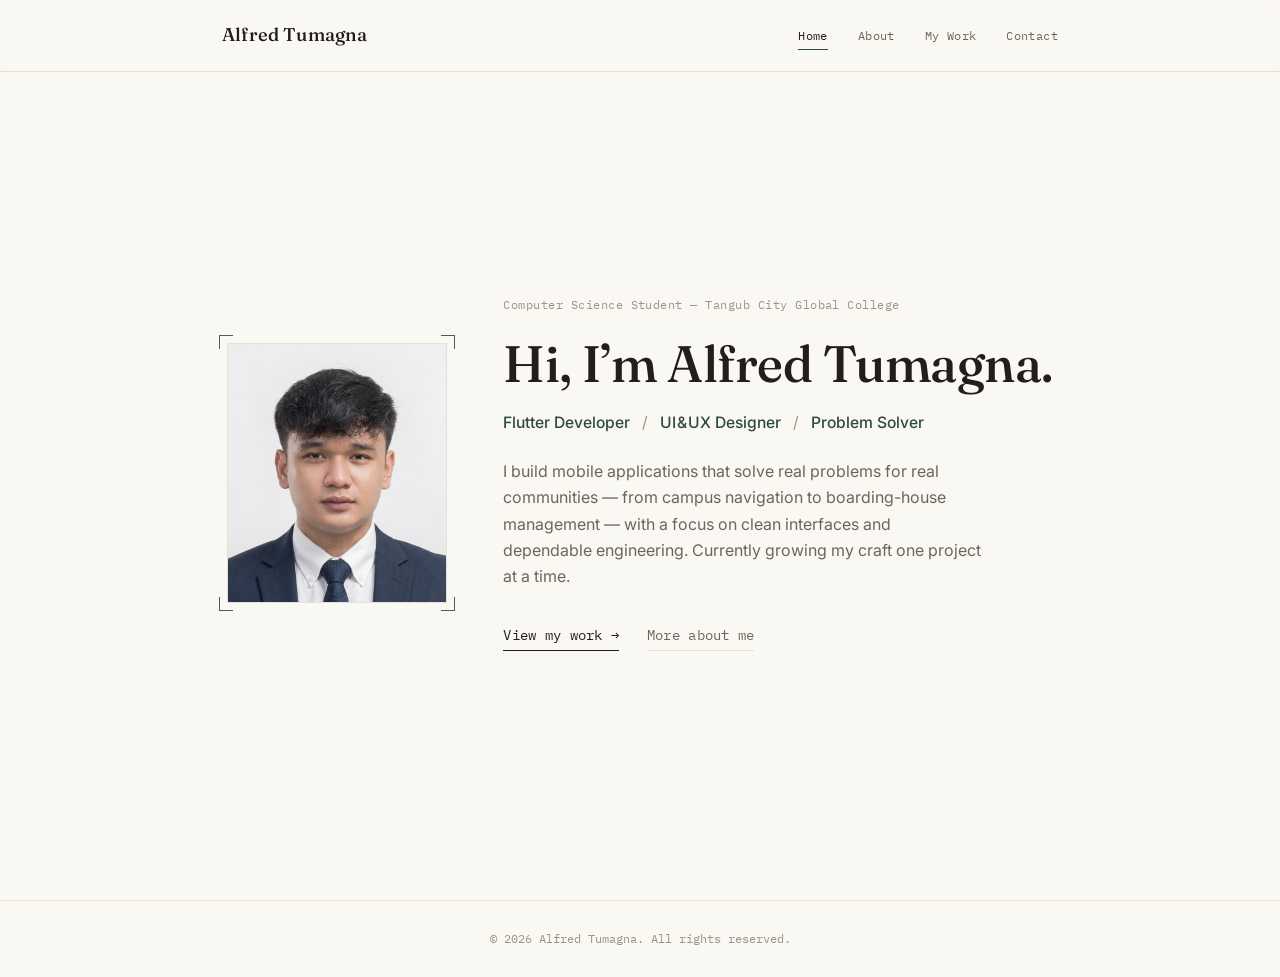
<file: index.html>
<!DOCTYPE html>
<html lang="en">
<head>
  <meta charset="UTF-8" />
  <meta name="viewport" content="width=device-width, initial-scale=1.0" />
  <title>Alfred Tumagna | Portfolio</title>
  <meta name="description" content="Alfred Tumagna — Aspiring Computer Science Student, Flutter Developer, UI/UX Designer." />
  <link rel="preconnect" href="https://fonts.googleapis.com">
  <link rel="preconnect" href="https://fonts.gstatic.com" crossorigin>
  <link href="https://fonts.googleapis.com/css2?family=Fraunces:opsz,wght@9..144,400;9..144,500;9..144,600&family=Inter:wght@400;500;600&family=IBM+Plex+Mono:wght@400;500&display=swap" rel="stylesheet">
  <link rel="stylesheet" href="css.css" />
</head>
<body>

  <input type="checkbox" id="nav-toggle" class="nav-toggle-checkbox" />

  <header class="navbar">
    <div class="nav-inner">
      <a href="index.html" class="nav-logo">Alfred Tumagna</a>

      <label for="nav-toggle" class="nav-burger" aria-label="Toggle menu">
        <span></span><span></span><span></span>
      </label>

      <nav class="nav-links">
        <a href="index.html">Home</a>
        <a href="about.html">About</a>
        <a href="work.html">My Work</a>
        <a href="contact.html">Contact</a>
      </nav>
    </div>
  </header>

  <main>
    <section class="hero">
      <div class="section-inner hero-inner">

        <div class="profile-frame">
          <span class="corner corner-tl" aria-hidden="true"></span>
          <span class="corner corner-tr" aria-hidden="true"></span>
          <span class="corner corner-bl" aria-hidden="true"></span>
          <span class="corner corner-br" aria-hidden="true"></span>
          <img class="profile-photo" src="profile.png" alt="Portrait of Alfred Tumagna" />
        </div>

        <div class="hero-text">
          <p class="hero-eyebrow">Computer Science Student &mdash; Tangub City Global College</p>

          <h1 class="hero-name">Hi, I&rsquo;m Alfred Tumagna.</h1>

          <p class="hero-role">Flutter Developer <span class="slash">/</span> UI&#8202;&amp;&#8202;UX Designer <span class="slash">/</span> Problem Solver</p>

          <p class="hero-intro">
            I build mobile applications that solve real problems for real communities —
            from campus navigation to boarding-house management — with a focus on
            clean interfaces and dependable engineering. Currently growing my craft
            one project at a time.
          </p>

          <div class="hero-links">
            <a href="work.html" class="text-link">View my work <span class="arrow">&rarr;</span></a>
            <a href="about.html" class="text-link text-link--muted">More about me</a>
          </div>
        </div>

      </div>
    </section>
  </main>

  <footer class="site-footer">
    <p>&copy; 2026 Alfred Tumagna. All rights reserved.</p>
  </footer>

  <script src="script.js"></script>
</body>
</html>
</file>
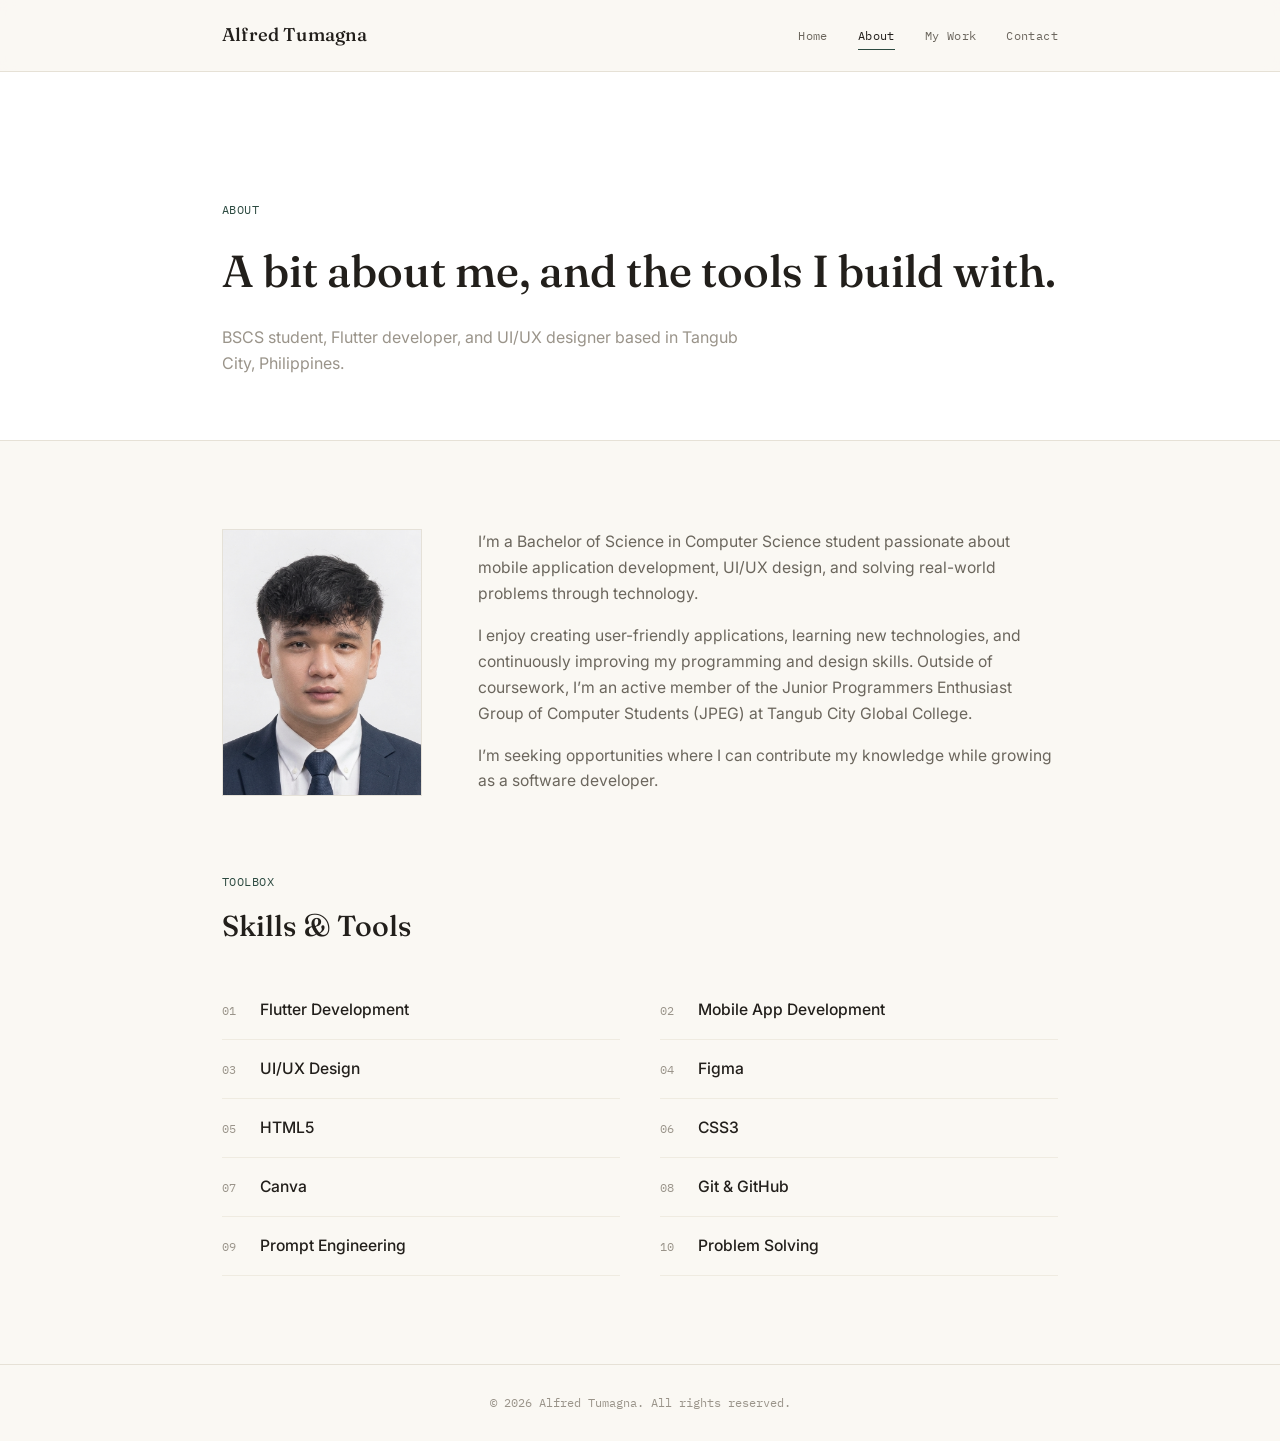
<file: about.html>
<!DOCTYPE html>
<html lang="en">
<head>
  <meta charset="UTF-8" />
  <meta name="viewport" content="width=device-width, initial-scale=1.0" />
  <title>About | Alfred Tumagna</title>
  <meta name="description" content="About Alfred Tumagna — skills, tools, and background." />
  <link rel="preconnect" href="https://fonts.googleapis.com">
  <link rel="preconnect" href="https://fonts.gstatic.com" crossorigin>
  <link href="https://fonts.googleapis.com/css2?family=Fraunces:opsz,wght@9..144,400;9..144,500;9..144,600&family=Inter:wght@400;500;600&family=IBM+Plex+Mono:wght@400;500&display=swap" rel="stylesheet">
  <link rel="stylesheet" href="css.css" />
</head>
<body>

  <input type="checkbox" id="nav-toggle" class="nav-toggle-checkbox" />

  <header class="navbar">
    <div class="nav-inner">
      <a href="index.html" class="nav-logo">Alfred Tumagna</a>

      <label for="nav-toggle" class="nav-burger" aria-label="Toggle menu">
        <span></span><span></span><span></span>
      </label>

      <nav class="nav-links">
        <a href="index.html">Home</a>
        <a href="about.html">About</a>
        <a href="work.html">My Work</a>
        <a href="contact.html">Contact</a>
      </nav>
    </div>
  </header>

  <main>
    <div class="page-header">
      <div class="section-inner">
        <p class="page-eyebrow">About</p>
        <h1 class="page-title">A bit about me, and the tools I build with.</h1>
        <p class="page-lead">BSCS student, Flutter developer, and UI/UX designer based in Tangub City, Philippines.</p>
      </div>
    </div>

    <section class="about">
      <div class="section-inner">

        <div class="about-grid">
          <div class="about-photo">
            <img src="profile.png" alt="Portrait of Alfred Tumagna" />
          </div>
          <div class="about-bio">
            <p>
              I&rsquo;m a Bachelor of Science in Computer Science student passionate about
              mobile application development, UI/UX design, and solving real-world
              problems through technology.
            </p>
            <p>
              I enjoy creating user-friendly applications, learning new technologies, and
              continuously improving my programming and design skills. Outside of coursework,
              I&rsquo;m an active member of the Junior Programmers Enthusiast Group of Computer
              Students (JPEG) at Tangub City Global College.
            </p>
            <p>
              I&rsquo;m seeking opportunities where I can contribute my knowledge while growing
              as a software developer.
            </p>
          </div>
        </div>

        <div class="section-block-head">
          <p class="section-eyebrow">Toolbox</p>
          <h2 class="section-block-title">Skills &amp; Tools</h2>
        </div>

        <ul class="skills-list">
          <li class="skill-row"><span class="skill-index">01</span><span class="skill-name">Flutter Development</span></li>
          <li class="skill-row"><span class="skill-index">02</span><span class="skill-name">Mobile App Development</span></li>
          <li class="skill-row"><span class="skill-index">03</span><span class="skill-name">UI/UX Design</span></li>
          <li class="skill-row"><span class="skill-index">04</span><span class="skill-name">Figma</span></li>
          <li class="skill-row"><span class="skill-index">05</span><span class="skill-name">HTML5</span></li>
          <li class="skill-row"><span class="skill-index">06</span><span class="skill-name">CSS3</span></li>
          <li class="skill-row"><span class="skill-index">07</span><span class="skill-name">Canva</span></li>
          <li class="skill-row"><span class="skill-index">08</span><span class="skill-name">Git &amp; GitHub</span></li>
          <li class="skill-row"><span class="skill-index">09</span><span class="skill-name">Prompt Engineering</span></li>
          <li class="skill-row"><span class="skill-index">10</span><span class="skill-name">Problem Solving</span></li>
        </ul>
      </div>
    </section>
  </main>

  <footer class="site-footer">
    <p>&copy; 2026 Alfred Tumagna. All rights reserved.</p>
  </footer>

  <script src="script.js"></script>
</body>
</html>
</file>
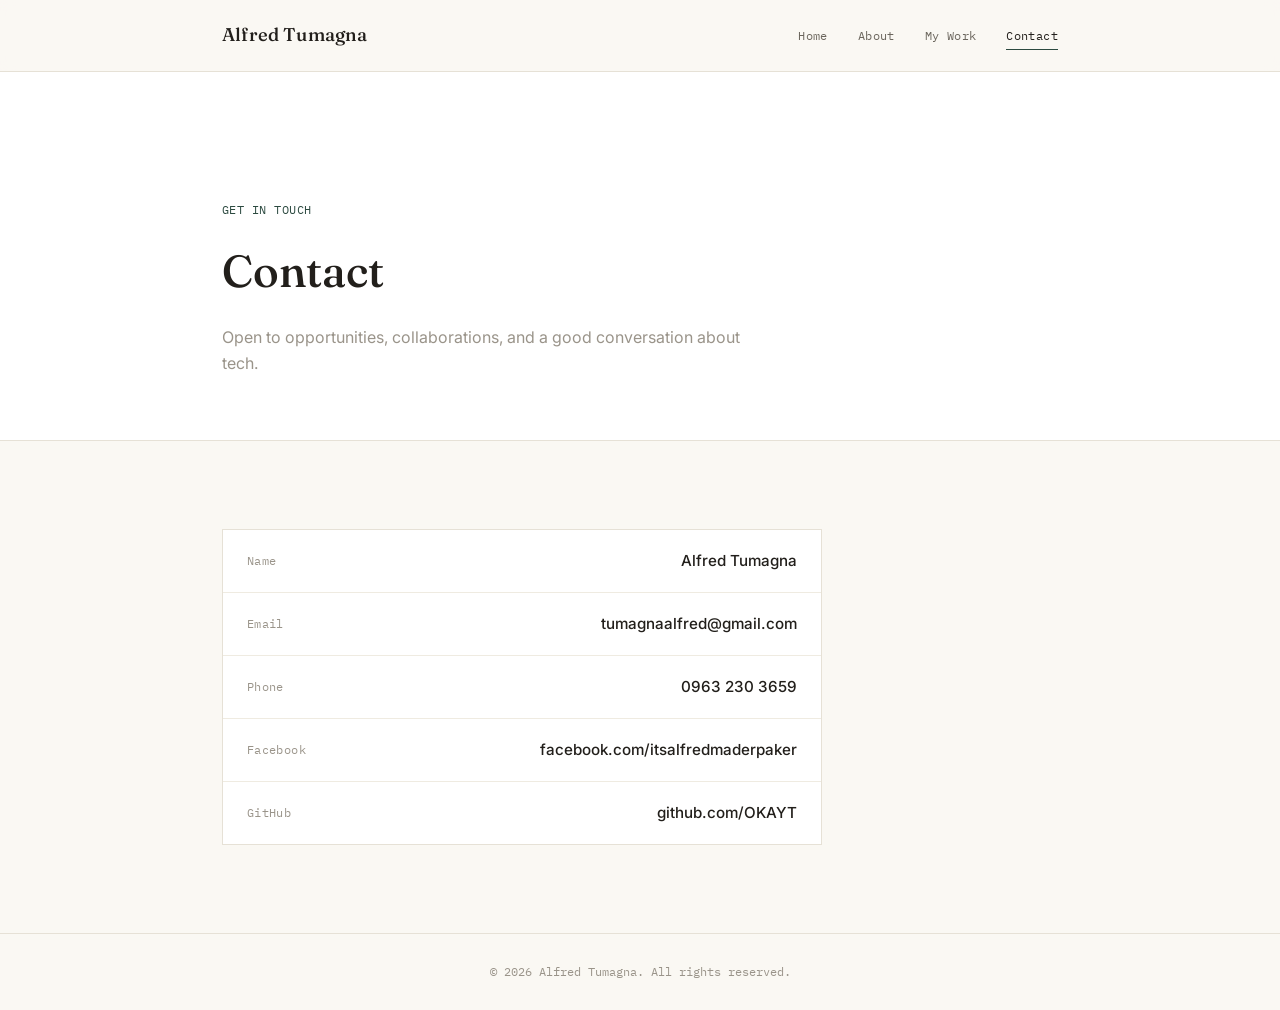
<file: contact.html>
<!DOCTYPE html>
<html lang="en">
<head>
  <meta charset="UTF-8" />
  <meta name="viewport" content="width=device-width, initial-scale=1.0" />
  <title>Contact | Alfred Tumagna</title>
  <meta name="description" content="Get in touch with Alfred Tumagna." />
  <link rel="preconnect" href="https://fonts.googleapis.com">
  <link rel="preconnect" href="https://fonts.gstatic.com" crossorigin>
  <link href="https://fonts.googleapis.com/css2?family=Fraunces:opsz,wght@9..144,400;9..144,500;9..144,600&family=Inter:wght@400;500;600&family=IBM+Plex+Mono:wght@400;500&display=swap" rel="stylesheet">
  <link rel="stylesheet" href="css.css" />
</head>
<body>

  <input type="checkbox" id="nav-toggle" class="nav-toggle-checkbox" />

  <header class="navbar">
    <div class="nav-inner">
      <a href="index.html" class="nav-logo">Alfred Tumagna</a>

      <label for="nav-toggle" class="nav-burger" aria-label="Toggle menu">
        <span></span><span></span><span></span>
      </label>

      <nav class="nav-links">
        <a href="index.html">Home</a>
        <a href="about.html">About</a>
        <a href="work.html">My Work</a>
        <a href="contact.html">Contact</a>
      </nav>
    </div>
  </header>

  <main>
    <div class="page-header">
      <div class="section-inner">
        <p class="page-eyebrow">Get In Touch</p>
        <h1 class="page-title">Contact</h1>
        <p class="page-lead">Open to opportunities, collaborations, and a good conversation about tech.</p>
      </div>
    </div>

    <section class="contact">
      <div class="section-inner">
        <div class="contact-card">
          <div class="contact-row">
            <span class="contact-label">Name</span>
            <span class="contact-value">Alfred Tumagna</span>
          </div>
          <div class="contact-row">
            <span class="contact-label">Email</span>
            <a class="contact-value contact-link" href="tumagnaalfred@gmail.com">tumagnaalfred@gmail.com</a>
          </div>
          <div class="contact-row">
            <span class="contact-label">Phone</span>
            <a class="contact-value contact-link" href="tel:+639632303659">0963 230 3659</a>
          </div>
          <div class="contact-row">
            <span class="contact-label">Facebook</span>
            <a class="contact-value contact-link" href="https://www.facebook.com/itsalfredmaderpaker" target="_blank" rel="noopener noreferrer">facebook.com/itsalfredmaderpaker</a>
          </div>
          <div class="contact-row">
            <span class="contact-label">GitHub</span>
            <a class="contact-value contact-link" href="https://github.com/OKAYT" target="_blank" rel="noopener noreferrer">github.com/OKAYT</a>
          </div>
        </div>
      </div>
    </section>
  </main>

  <footer class="site-footer">
    <p>&copy; 2026 Alfred Tumagna. All rights reserved.</p>
  </footer>

  <script src="script.js"></script>
</body>
</html>
</file>
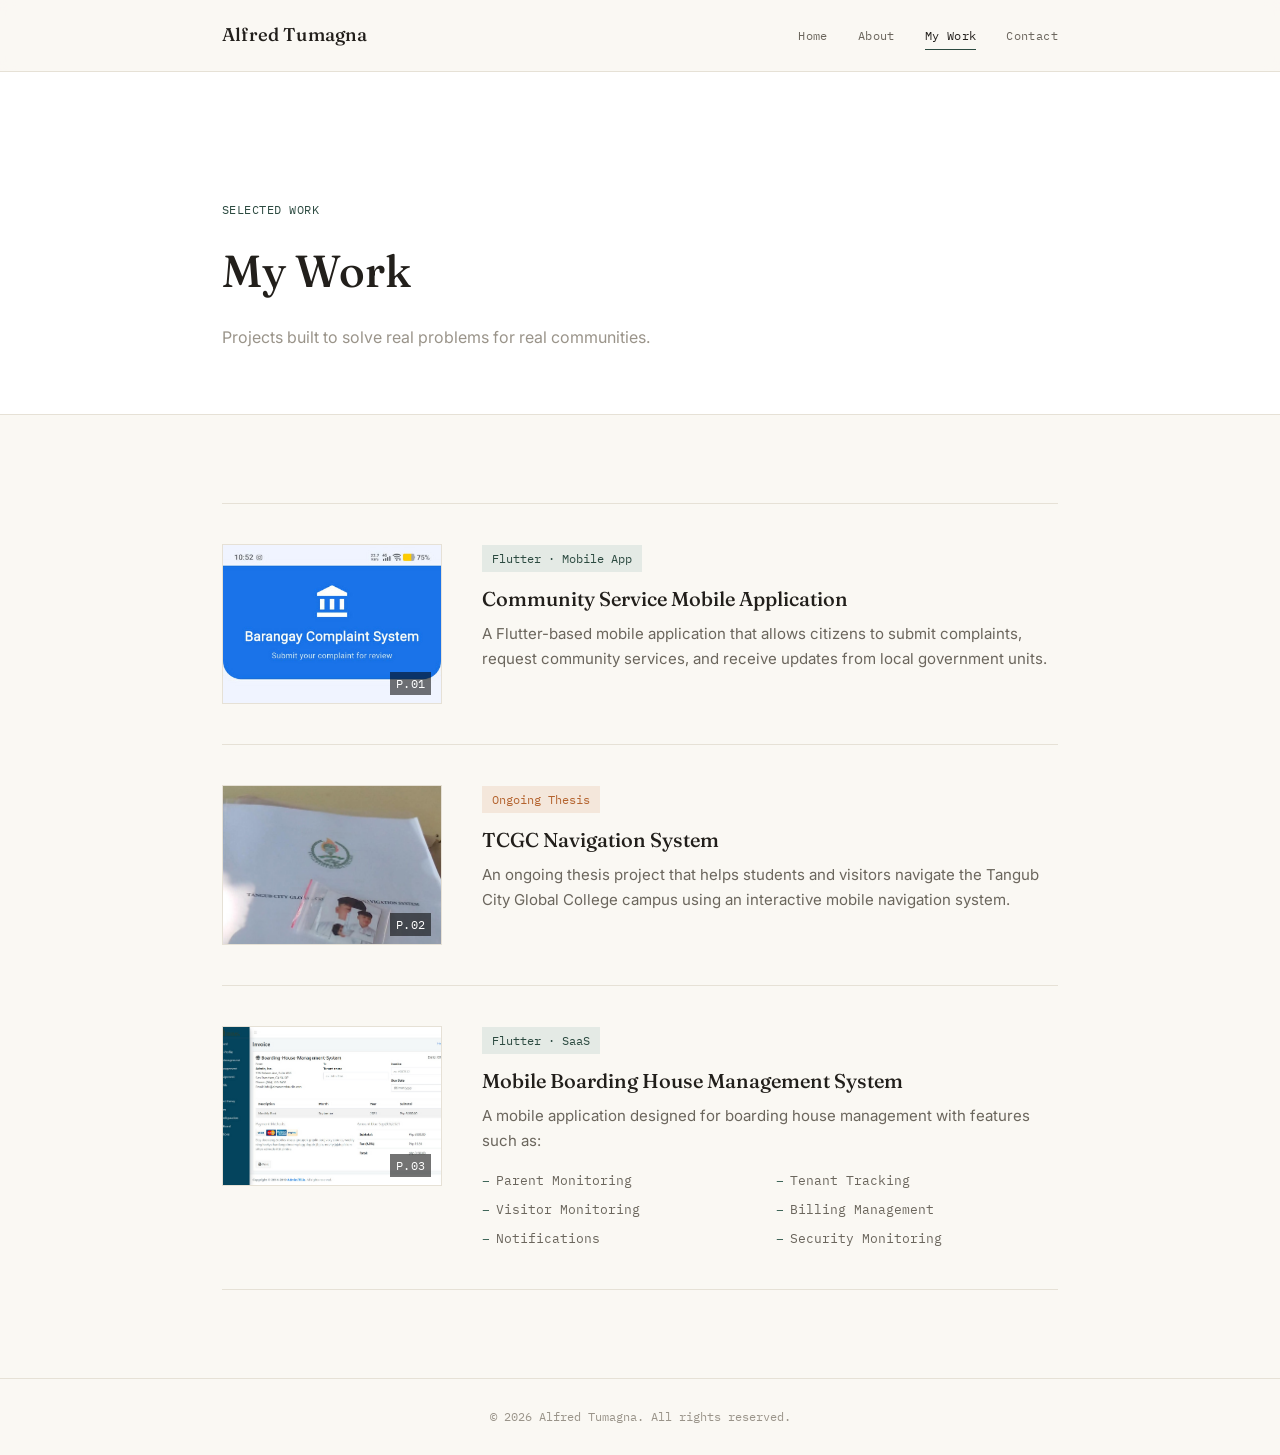
<file: work.html>
<!DOCTYPE html>
<html lang="en">
<head>
  <meta charset="UTF-8" />
  <meta name="viewport" content="width=device-width, initial-scale=1.0" />
  <title>My Work | Alfred Tumagna</title>
  <meta name="description" content="Selected projects by Alfred Tumagna." />
  <link rel="preconnect" href="https://fonts.googleapis.com">
  <link rel="preconnect" href="https://fonts.gstatic.com" crossorigin>
  <link href="https://fonts.googleapis.com/css2?family=Fraunces:opsz,wght@9..144,400;9..144,500;9..144,600&family=Inter:wght@400;500;600&family=IBM+Plex+Mono:wght@400;500&display=swap" rel="stylesheet">
  <link rel="stylesheet" href="css.css" />
</head>
<body>

  <input type="checkbox" id="nav-toggle" class="nav-toggle-checkbox" />

  <header class="navbar">
    <div class="nav-inner">
      <a href="index.html" class="nav-logo">Alfred Tumagna</a>

      <label for="nav-toggle" class="nav-burger" aria-label="Toggle menu">
        <span></span><span></span><span></span>
      </label>

      <nav class="nav-links">
        <a href="index.html">Home</a>
        <a href="about.html">About</a>
        <a href="work.html">My Work</a>
        <a href="contact.html">Contact</a>
      </nav>
    </div>
  </header>

  <main>
    <div class="page-header">
      <div class="section-inner">
        <p class="page-eyebrow">Selected Work</p>
        <h1 class="page-title">My Work</h1>
        <p class="page-lead">Projects built to solve real problems for real communities.</p>
      </div>
    </div>

    <section class="work">
      <div class="section-inner">
        <div class="projects-list">

          <!-- Project 1 -->
          <article class="project-row">
            <div class="project-mark" aria-hidden="true">
              <span class="corner corner-tl"></span>
              <span class="corner corner-tr"></span>
              <span class="corner corner-bl"></span>
              <span class="corner corner-br"></span>
              <img src="community service.jpg" alt="Community Service Mobile Application screenshot" class="project-img" />
              <span class="project-num">P.01</span>
            </div>
            <div class="project-body">
              <span class="project-tag">Flutter &middot; Mobile App</span>
              <h3>Community Service Mobile Application</h3>
              <p>
                A Flutter-based mobile application that allows citizens to submit
                complaints, request community services, and receive updates from
                local government units.
              </p>
            </div>
          </article>

          <!-- Project 2 -->
          <article class="project-row">
            <div class="project-mark" aria-hidden="true">
              <span class="corner corner-tl"></span>
              <span class="corner corner-tr"></span>
              <span class="corner corner-bl"></span>
              <span class="corner corner-br"></span>
              <img src="nav.jpg" alt="TCGC Navigation System thesis documentation cover" class="project-img" />
              <span class="project-num">P.02</span>
            </div>
            <div class="project-body">
              <span class="project-tag project-tag--ongoing">Ongoing Thesis</span>
              <h3>TCGC Navigation System</h3>
              <p>
                An ongoing thesis project that helps students and visitors navigate
                the Tangub City Global College campus using an interactive mobile
                navigation system.
              </p>
            </div>
          </article>

          <!-- Project 3 -->
          <article class="project-row">
            <div class="project-mark" aria-hidden="true">
              <span class="corner corner-tl"></span>
              <span class="corner corner-tr"></span>
              <span class="corner corner-bl"></span>
              <span class="corner corner-br"></span>
              <img src="boarding house.jpg" alt="Mobile Boarding House Management System invoice screen" class="project-img" />
              <span class="project-num">P.03</span>
            </div>
            <div class="project-body">
              <span class="project-tag">Flutter &middot; SaaS</span>
              <h3>Mobile Boarding House Management System</h3>
              <p>A mobile application designed for boarding house management with features such as:</p>
              <ul class="feature-list">
                <li>Parent Monitoring</li>
                <li>Tenant Tracking</li>
                <li>Visitor Monitoring</li>
                <li>Billing Management</li>
                <li>Notifications</li>
                <li>Security Monitoring</li>
              </ul>
            </div>
          </article>

        </div>
      </div>
    </section>
  </main>

  <footer class="site-footer">
    <p>&copy; 2026 Alfred Tumagna. All rights reserved.</p>
  </footer>

  <script src="script.js"></script>
</body>
</html>
</file>
<file: css.css>
/* =========================================================
   ALFRED TUMAGNA — PORTFOLIO STYLESHEET
   Direction: quiet editorial minimalism, multi-page.
   Palette: warm ivory paper + ink + a single muted sage accent.
   Fonts: Fraunces (display serif) / Inter (body) / IBM Plex Mono (labels)
   Signature: hairline "selection frame" corner marks — a nod to
   Figma/UI-design tools — used on the profile photo and project marks.
   ========================================================= */

/* ---------- 1. RESET & ROOT VARIABLES ---------- */
*, *::before, *::after {
  box-sizing: border-box;
  margin: 0;
  padding: 0;
}

:root {
  --ivory:      #FAF8F3;
  --paper:      #FFFFFF;
  --ink:        #221F1B;
  --ink-soft:   #6B665D;
  --ink-faint:  #9A948A;
  --line:       #E6E1D6;
  --line-soft:  #EFEBE1;
  --sage:       #3F6659;
  --sage-deep:  #2C4A40;
  --sage-tint:  #E4EAE5;
  --clay:       #B4632E;
  --clay-tint:  #F4E7DB;

  --font-display: 'Fraunces', serif;
  --font-body: 'Inter', sans-serif;
  --font-mono: 'IBM Plex Mono', monospace;

  --max-width: 900px;
  --nav-height: 72px;
}

html {
  scroll-behavior: smooth;
}

@media (prefers-reduced-motion: reduce) {
  html { scroll-behavior: auto; }
  * { transition-duration: 0.01ms !important; animation-duration: 0.01ms !important; }
}

body {
  font-family: var(--font-body);
  color: var(--ink-soft);
  background: var(--ivory);
  line-height: 1.65;
  -webkit-font-smoothing: antialiased;
  min-height: 100vh;
  display: flex;
  flex-direction: column;
}

main { flex: 1; }

img { max-width: 100%; display: block; }

a { text-decoration: none; color: inherit; }

ul { list-style: none; }

a:focus-visible,
button:focus-visible,
label:focus-visible {
  outline: 2px solid var(--sage);
  outline-offset: 3px;
}

.section-inner {
  max-width: var(--max-width);
  margin: 0 auto;
  padding: 0 32px;
}

/* ---------- 2. NAV TOGGLE (CSS-only mobile menu) ---------- */
.nav-toggle-checkbox {
  display: none;
}

/* ---------- 3. STICKY NAVBAR ---------- */
.navbar {
  position: sticky;
  top: 0;
  z-index: 100;
  height: var(--nav-height);
  background: rgba(250, 248, 243, 0.88);
  backdrop-filter: blur(8px);
  -webkit-backdrop-filter: blur(8px);
  border-bottom: 1px solid var(--line);
}

.nav-inner {
  max-width: var(--max-width);
  margin: 0 auto;
  height: 100%;
  padding: 0 32px;
  display: flex;
  align-items: center;
  justify-content: space-between;
}

.nav-logo {
  font-family: var(--font-display);
  font-weight: 500;
  font-size: 1.15rem;
  color: var(--ink);
  letter-spacing: 0.01em;
}

.nav-links {
  display: flex;
  gap: 30px;
}

.nav-links a {
  font-family: var(--font-mono);
  font-weight: 400;
  font-size: 0.78rem;
  letter-spacing: 0.03em;
  color: var(--ink-soft);
  position: relative;
  padding: 4px 0;
  transition: color 0.2s ease;
}

.nav-links a::after {
  content: "";
  position: absolute;
  left: 0;
  right: 100%;
  bottom: 0;
  height: 1px;
  background: var(--sage);
  transition: right 0.25s ease;
}

.nav-links a:hover {
  color: var(--ink);
}

.nav-links a:hover::after {
  right: 0;
}

.nav-links a.is-active {
  color: var(--ink);
}

.nav-links a.is-active::after {
  right: 0;
  background: var(--sage-deep);
}

.nav-burger {
  display: none;
  flex-direction: column;
  gap: 5px;
  cursor: pointer;
  padding: 8px;
}

.nav-burger span {
  width: 22px;
  height: 1px;
  background: var(--ink);
  transition: transform 0.3s ease, opacity 0.3s ease;
}

/* ---------- 4. PAGE HEADER (used on About / Work / Contact) ---------- */
.page-header {
  padding: calc(var(--nav-height) + 56px) 0 64px;
  border-bottom: 1px solid var(--line);
  background: var(--paper);
}

.page-eyebrow {
  font-family: var(--font-mono);
  font-size: 0.75rem;
  color: var(--sage-deep);
  letter-spacing: 0.04em;
  text-transform: uppercase;
  margin-bottom: 14px;
}

.page-title {
  font-family: var(--font-display);
  font-weight: 500;
  font-size: clamp(2rem, 4.4vw, 2.8rem);
  color: var(--ink);
  margin-bottom: 16px;
  font-optical-sizing: auto;
}

.page-lead {
  color: var(--ink-faint);
  font-size: 1rem;
  max-width: 520px;
}

/* Signature "selection frame" corner marks */
.corner {
  position: absolute;
  width: 14px;
  height: 14px;
  border: 1.5px solid var(--sage);
}
.corner-tl { top: -8px; left: -8px; border-right: none; border-bottom: none; }
.corner-tr { top: -8px; right: -8px; border-left: none; border-bottom: none; }
.corner-bl { bottom: -8px; left: -8px; border-right: none; border-top: none; }
.corner-br { bottom: -8px; right: -8px; border-left: none; border-top: none; }

/* ---------- 5. HERO / HOME PAGE ---------- */
.hero {
  position: relative;
  min-height: calc(100vh - var(--nav-height));
  display: flex;
  align-items: center;
  color: var(--ink);
  padding: 64px 0 90px;
}

.hero-inner {
  display: grid;
  grid-template-columns: 220px 1fr;
  gap: 56px;
  align-items: center;
  max-width: var(--max-width);
}

.profile-frame {
  position: relative;
  width: 220px;
  height: 260px;
  justify-self: start;
}

.profile-photo {
  width: 100%;
  height: 100%;
  object-fit: cover;
  border: 1px solid var(--line);
  background: var(--paper);
  filter: grayscale(15%);
}

.hero-text { text-align: left; }

.hero-eyebrow {
  font-family: var(--font-mono);
  font-size: 0.75rem;
  letter-spacing: 0.04em;
  color: var(--ink-faint);
  margin-bottom: 20px;
}

.hero-name {
  font-family: var(--font-display);
  font-weight: 500;
  font-size: clamp(2.2rem, 5vw, 3.2rem);
  line-height: 1.12;
  letter-spacing: -0.01em;
  color: var(--ink);
  margin-bottom: 18px;
  font-optical-sizing: auto;
}

.hero-role {
  font-family: var(--font-body);
  font-weight: 500;
  font-size: 0.98rem;
  color: var(--sage-deep);
  margin-bottom: 22px;
}

.slash {
  color: var(--ink-faint);
  margin: 0 8px;
  font-weight: 400;
}

.hero-intro {
  max-width: 480px;
  color: var(--ink-soft);
  font-size: 1rem;
  margin-bottom: 34px;
}

.hero-links {
  display: flex;
  gap: 28px;
  flex-wrap: wrap;
}

.text-link {
  display: inline-flex;
  align-items: center;
  gap: 8px;
  font-family: var(--font-mono);
  font-weight: 400;
  font-size: 0.85rem;
  letter-spacing: 0.02em;
  color: var(--ink);
  padding-bottom: 4px;
  border-bottom: 1px solid var(--ink);
  transition: color 0.2s ease, border-color 0.2s ease, gap 0.2s ease;
}

.text-link:hover {
  color: var(--sage-deep);
  border-color: var(--sage);
  gap: 12px;
}

.text-link--muted {
  color: var(--ink-soft);
  border-color: var(--line);
}

.text-link--muted:hover {
  color: var(--sage-deep);
  border-color: var(--sage);
}

.arrow {
  display: inline-block;
  transition: transform 0.2s ease;
}

/* ---------- 6. ABOUT PAGE ---------- */
.about {
  padding: 88px 0;
  background: var(--ivory);
}

.about-grid {
  display: grid;
  grid-template-columns: 200px 1fr;
  gap: 56px;
  margin-bottom: 76px;
}

.about-photo {
  position: relative;
  width: 100%;
  aspect-ratio: 3 / 4;
}

.about-photo img {
  width: 100%;
  height: 100%;
  object-fit: cover;
  border: 1px solid var(--line);
  filter: grayscale(15%);
}

.about-bio p {
  margin-bottom: 16px;
  font-size: 0.98rem;
}

.about-bio p:last-child { margin-bottom: 0; }

.section-block-head {
  margin-bottom: 32px;
}

.section-eyebrow {
  font-family: var(--font-mono);
  font-size: 0.75rem;
  color: var(--sage-deep);
  letter-spacing: 0.04em;
  text-transform: uppercase;
  margin-bottom: 10px;
}

.section-block-title {
  font-family: var(--font-display);
  font-weight: 500;
  font-size: clamp(1.4rem, 2.6vw, 1.8rem);
  color: var(--ink);
}

.skills-list {
  display: grid;
  grid-template-columns: 1fr 1fr;
  column-gap: 40px;
}

.skill-row {
  display: flex;
  align-items: baseline;
  gap: 16px;
  padding: 16px 0;
  border-bottom: 1px solid var(--line-soft);
  transition: padding-left 0.2s ease, border-color 0.2s ease;
}

.skill-row:hover {
  padding-left: 8px;
  border-color: var(--sage);
}

.skill-index {
  font-family: var(--font-mono);
  font-size: 0.78rem;
  color: var(--ink-faint);
  min-width: 22px;
}

.skill-name {
  font-family: var(--font-body);
  font-weight: 500;
  font-size: 0.98rem;
  color: var(--ink);
}

/* ---------- 7. WORK PAGE ---------- */
.work {
  padding: 88px 0;
  background: var(--ivory);
}

.projects-list {
  display: flex;
  flex-direction: column;
}

.project-row {
  display: grid;
  grid-template-columns: 220px 1fr;
  gap: 40px;
  padding: 40px 0;
  border-top: 1px solid var(--line);
  align-items: start;
}

.project-row:last-child {
  border-bottom: 1px solid var(--line);
}

.project-mark {
  position: relative;
  width: 220px;
  height: 160px;
  display: flex;
  align-items: center;
  justify-content: center;
  background: var(--paper);
  border: 1px solid var(--line);
  overflow: hidden;
}

.project-img {
  width: 100%;
  height: 100%;
  object-fit: cover;
  object-position: top center;
  display: block;
}

.project-num {
  position: absolute;
  bottom: 8px;
  right: 10px;
  font-family: var(--font-mono);
  font-size: 0.72rem;
  color: var(--paper);
  letter-spacing: 0.02em;
  background: rgba(0, 0, 0, 0.55);
  padding: 2px 6px;
}

.project-row:hover .project-mark {
  border-color: var(--sage);
}

.project-row:hover .corner {
  border-color: var(--sage);
}

.project-tag {
  display: inline-block;
  font-family: var(--font-mono);
  font-size: 0.72rem;
  font-weight: 400;
  color: var(--sage-deep);
  background: var(--sage-tint);
  padding: 4px 10px;
  margin-bottom: 14px;
}

.project-tag--ongoing {
  color: var(--clay);
  background: var(--clay-tint);
}

.project-body h3 {
  font-family: var(--font-display);
  font-weight: 500;
  font-size: 1.25rem;
  color: var(--ink);
  margin-bottom: 10px;
  line-height: 1.3;
}

.project-body p {
  font-size: 0.94rem;
  color: var(--ink-soft);
}

.feature-list {
  margin-top: 16px;
  display: grid;
  grid-template-columns: 1fr 1fr;
  gap: 8px 12px;
}

.feature-list li {
  font-family: var(--font-mono);
  font-size: 0.8rem;
  color: var(--ink-soft);
  padding-left: 14px;
  position: relative;
}

.feature-list li::before {
  content: "–";
  position: absolute;
  left: 0;
  color: var(--sage);
}

/* ---------- 8. CONTACT PAGE ---------- */
.contact {
  background: var(--ivory);
  padding: 88px 0;
}

.contact-card {
  border: 1px solid var(--line);
  max-width: 600px;
  background: var(--paper);
}

.contact-row {
  display: flex;
  justify-content: space-between;
  align-items: center;
  padding: 18px 24px;
  border-bottom: 1px solid var(--line-soft);
  flex-wrap: wrap;
  gap: 8px;
}

.contact-row:last-child { border-bottom: none; }

.contact-label {
  font-family: var(--font-mono);
  font-size: 0.75rem;
  color: var(--ink-faint);
  letter-spacing: 0.03em;
}

.contact-value {
  font-family: var(--font-body);
  font-weight: 500;
  font-size: 0.95rem;
  color: var(--ink);
}

.contact-link {
  transition: color 0.2s ease;
  border-bottom: 1px solid transparent;
}

.contact-link:hover {
  color: var(--sage-deep);
  border-color: var(--sage);
}

/* ---------- 9. FOOTER ---------- */
.site-footer {
  background: var(--ivory);
  color: var(--ink-faint);
  text-align: center;
  padding: 28px 16px;
  font-family: var(--font-mono);
  font-size: 0.75rem;
  border-top: 1px solid var(--line);
}

/* ---------- 10. SCROLL-REVEAL STATES (driven by script.js) ---------- */
.reveal {
  opacity: 0;
  transform: translateY(16px);
  transition: opacity 0.6s ease, transform 0.6s ease;
}

.reveal.in-view {
  opacity: 1;
  transform: translateY(0);
}

.skill-row.reveal { transition-delay: 0.03s; }
.project-row.reveal { transition-delay: 0.05s; }

/* ---------- 11. RESPONSIVE BREAKPOINTS ---------- */

@media (max-width: 720px) {
  .hero-inner {
    grid-template-columns: 1fr;
    text-align: center;
  }
  .profile-frame {
    width: 160px;
    height: 190px;
    justify-self: center;
  }
  .hero-text { text-align: center; }
  .hero-links { justify-content: center; }

  .about-grid {
    grid-template-columns: 1fr;
  }
  .about-photo {
    max-width: 200px;
    margin: 0 auto;
  }
}

@media (max-width: 640px) {
  .section-inner { padding: 0 22px; }

  .nav-links {
    position: absolute;
    top: var(--nav-height);
    left: 0;
    right: 0;
    background: var(--ivory);
    flex-direction: column;
    align-items: stretch;
    gap: 0;
    max-height: 0;
    overflow: hidden;
    border-bottom: 1px solid var(--line);
    transition: max-height 0.35s ease;
  }

  .nav-links a {
    padding: 16px 22px;
    border-bottom: 1px solid var(--line-soft);
  }

  .nav-burger { display: flex; }

  .nav-toggle-checkbox:checked ~ .navbar .nav-links {
    max-height: 320px;
  }

  .nav-toggle-checkbox:checked ~ .navbar .nav-burger span:nth-child(1) {
    transform: translateY(6px) rotate(45deg);
  }
  .nav-toggle-checkbox:checked ~ .navbar .nav-burger span:nth-child(2) {
    opacity: 0;
  }
  .nav-toggle-checkbox:checked ~ .navbar .nav-burger span:nth-child(3) {
    transform: translateY(-6px) rotate(-45deg);
  }

  .hero { padding: 48px 0 64px; min-height: auto; }
  .page-header { padding: calc(var(--nav-height) + 36px) 0 48px; }

  .skills-list { grid-template-columns: 1fr; }

  .project-row {
    grid-template-columns: 1fr;
    gap: 20px;
  }

  .project-mark { width: 100%; height: 200px; }

  .feature-list { grid-template-columns: 1fr; }

  .contact-row {
    flex-direction: column;
    align-items: flex-start;
    gap: 4px;
    padding: 16px 18px;
  }
}
</file>
